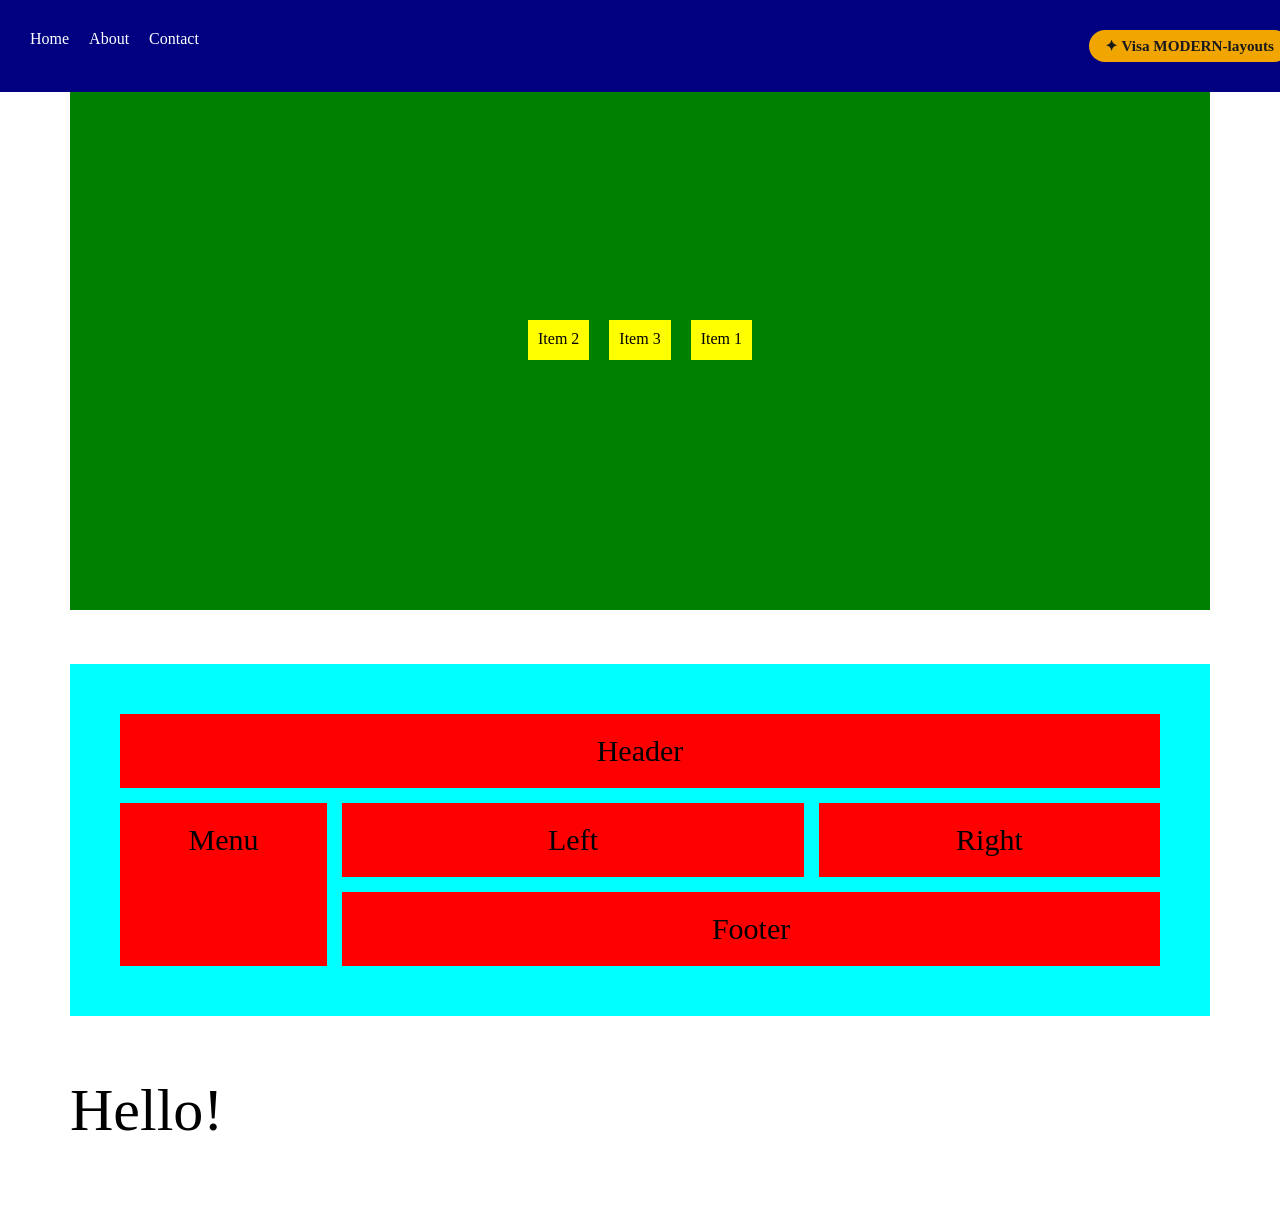
<file: index.html>
<!DOCTYPE html>
<html lang="en">
<head>
    <meta charset="UTF-8">
    <meta http-equiv="X-UA-Compatible" content="IE=edge">
    <meta name="viewport" content="width=device-width, initial-scale=1.0">
    <title>Document</title>
    <link rel="stylesheet" href="main.css">
</head>
<body>

    <nav>
        <div class="navigation-flex-container">
            <div>
                <a href="">
                    Home
                </a>
            </div>
            <div>
                <a href="">
                    About
                </a>
            </div>
            <div>
                <a href="">
                    Contact
                </a>
            </div>
            <div class="nav-cta-wrap">
                <a href="MODERN-layouts/index.html" class="nav-modern-btn">
                    ✦ Visa MODERN-layouts
                </a>
            </div>
        </div>
    </nav>
    
    <main>
        <div class="flex-container">
            <div class="flex-item order-3">
                Item 1
            </div>
            <div class="flex-item order-1">
                Item 2
            </div>
            <div class="flex-item order-2">
                Item 3
            </div>
        </div>
        <br><br><br>
        <div class="grid-container">
            <div class="grid-item-header">Header</div>
            <div class="grid-item-menu">Menu</div>
            <div class="grid-item-left">Left</div>
            <div class="grid-item-right">Right</div>
            <div class="grid-item-footer">Footer</div>
        </div>

        <div class="container">
            <div class="item">
                <p>
                    Hello!
                </p>
            </div>
        </div>
    </main>

    <!--<header>
        <img src="https://upload.wikimedia.org/wikipedia/commons/1/15/Cat_August_2010-4.jpg" class="cat-image">
        <h1>Cat</h1>
    </header>-->

</body>
</html>
</file>
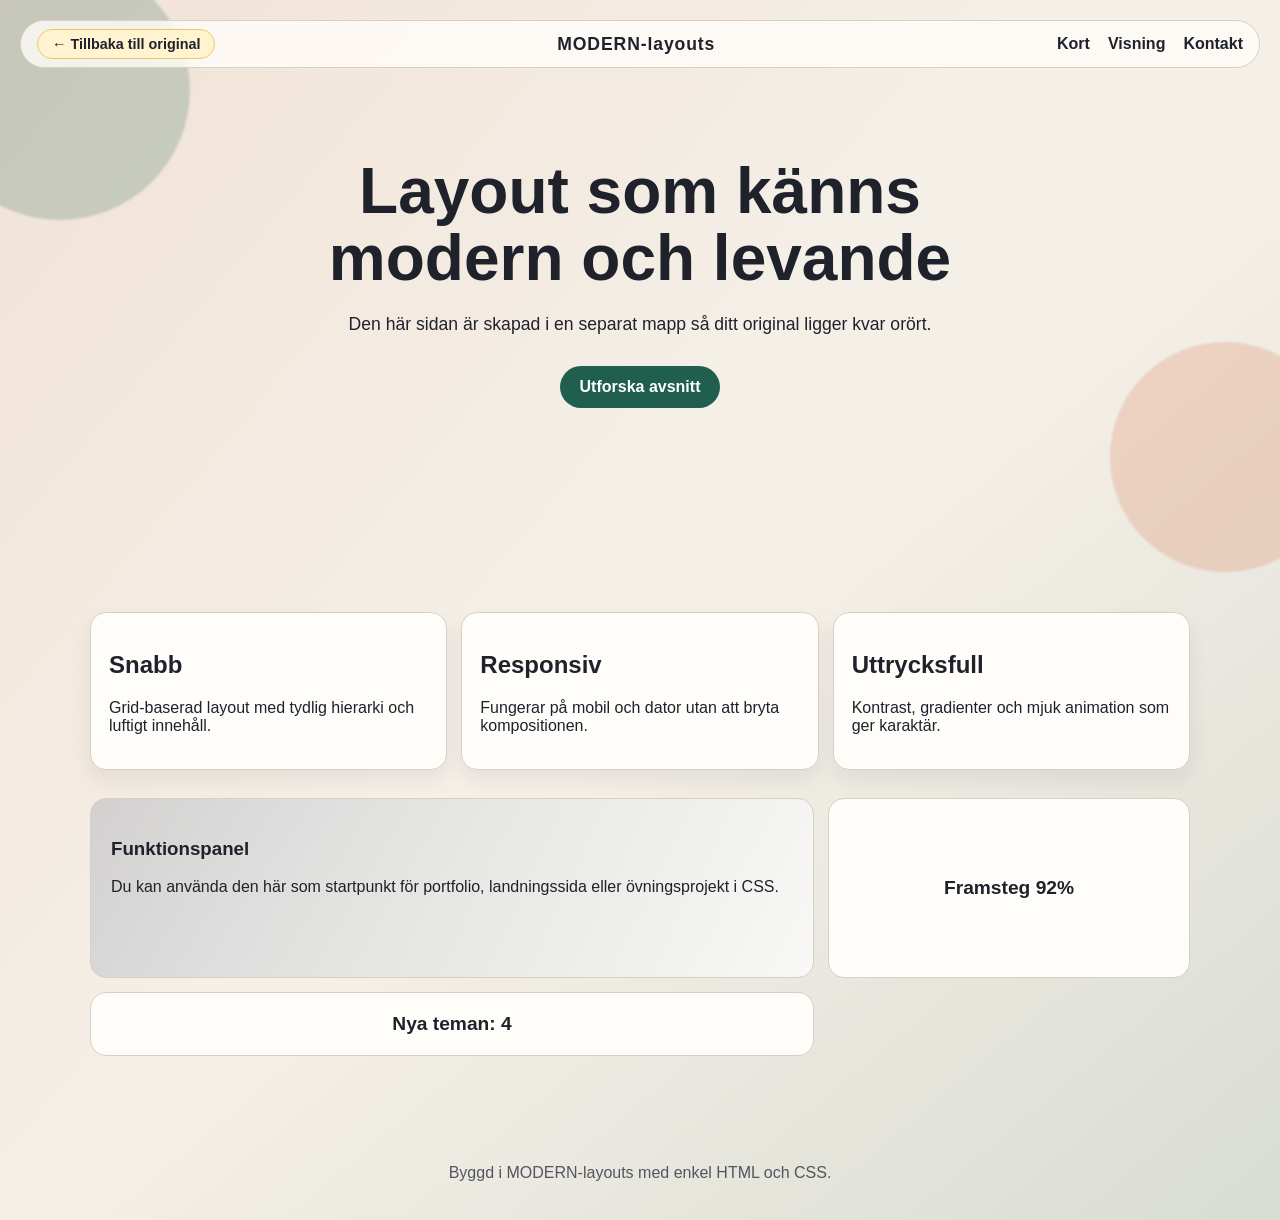
<file: MODERN-layouts/index.html>
<!DOCTYPE html>
<html lang="sv">
<head>
    <meta charset="UTF-8">
    <meta name="viewport" content="width=device-width, initial-scale=1.0">
    <title>MODERN layouter</title>
    <link rel="stylesheet" href="main.css">
</head>
<body>
    <header class="hero">
        <nav class="nav">
            <a href="../index.html" class="back-btn">← Tillbaka till original</a>
            <p class="brand">MODERN-layouts</p>
            <ul>
                <li><a href="#cards">Kort</a></li>
                <li><a href="#showcase">Visning</a></li>
                <li><a href="#contact">Kontakt</a></li>
            </ul>
        </nav>

        <div class="hero-content">
            <h1>Layout som känns modern och levande</h1>
            <p>
                Den här sidan är skapad i en separat mapp så ditt original ligger kvar orört.
            </p>
            <a class="cta" href="#cards">Utforska avsnitt</a>
        </div>
        <div class="blob blob-a" aria-hidden="true"></div>
        <div class="blob blob-b" aria-hidden="true"></div>
    </header>

    <main>
        <section id="cards" class="cards">
            <article class="card">
                <h2>Snabb</h2>
                <p>Grid-baserad layout med tydlig hierarki och luftigt innehåll.</p>
            </article>
            <article class="card">
                <h2>Responsiv</h2>
                <p>Fungerar på mobil och dator utan att bryta kompositionen.</p>
            </article>
            <article class="card">
                <h2>Uttrycksfull</h2>
                <p>Kontrast, gradienter och mjuk animation som ger karaktär.</p>
            </article>
        </section>

        <section id="showcase" class="showcase">
            <div class="panel large">
                <h3>Funktionspanel</h3>
                <p>
                    Du kan använda den här som startpunkt för portfolio, landningssida
                    eller övningsprojekt i CSS.
                </p>
            </div>
            <div class="panel small">Framsteg 92%</div>
            <div class="panel small">Nya teman: 4</div>
        </section>
    </main>

    <footer id="contact">
        <p>Byggd i MODERN-layouts med enkel HTML och CSS.</p>
    </footer>
</body>
</html>
</file>
<file: main.css>
body {
    margin: 0;
}

.nav-cta-wrap {
    margin-left: auto;
}

.nav-modern-btn {
    display: inline-block;
    background: #f0a500;
    color: #1a1a1a !important;
    text-decoration: none !important;
    padding: 7px 16px;
    border-radius: 999px;
    font-weight: 700;
    font-size: 0.95rem;
    transition: background 0.2s;
}

.nav-modern-btn:hover {
    background: #ffc133;
}

main {
    margin: 70px;
}

nav {
    position: fixed;
    top: 0;
    width: 100%;
    background: navy;
    padding: 20px;
    z-index: 1;
}

.navigation-flex-container {
    display: flex;
}

.navigation-flex-container > div {
    padding: 10px;
}

.navigation-flex-container > div > a {
    color: #fff;
    text-decoration: none;
    transition: 3s;
}

.navigation-flex-container > div > a:hover {
    color: #777;
}

.flex-container {
    display: flex;
    background-color: green;
    padding: 20px;
    justify-content: center;
    flex-direction: row;
    height: 500px;
    align-items: center;
}

.flex-container > .flex-item {
    background-color: yellow;
    padding: 10px;
    margin: 10px;
    height: 20px;
}

.order-1 {
    order: 1;
}

.order-2 {
    order: 2;
}

.order-3 {
    order: 3;
}

.grid-item-header {
    grid-area: header;
}

.grid-item-menu {
    grid-area: menu;
}

.grid-item-left {
    grid-area: left;
}

.grid-item-right {
    grid-area: right;
}

.grid-item-footer {
    grid-area: footer;
}

.grid-container {
    display: grid;
    grid-template-areas:
        'header header header header header header'
        'menu left left left right right'
        'menu footer footer footer footer footer';
    gap: 15px;
    background-color: aqua;
    padding: 50px;
}

.grid-container > div {
    background-color: red;
    text-align: center;
    font-size: 30px;
    padding: 20px 0;
}

header {
    display: flex;
    justify-content: center;
    align-items: center;
    height: 50%;
}

.cat-image {
    top: 100px;
    position: absolute;
    z-index: 0;
    width: 100%;
    height: 450px;
    object-fit: cover;
}

h1 {
    font-size: 60px;
    color: #fff;
}

.container > .item > p {
    font-size: 60px;
    transition: 0.1s;
}

.container > .item > p:hover {
    background: red;
    font-size: 120px;
    color: blue;
}
</file>
<file: MODERN-layouts/main.css>
:root {
    --bg: #f4efe7;
    --ink: #1f222b;
    --paper: #fffdf9;
    --line: #d8d0c3;
    --a: #205f4d;
    --b: #d96f43;
    --c: #28456f;
}

* {
    box-sizing: border-box;
}

body {
    margin: 0;
    font-family: "Avenir Next", "Segoe UI", sans-serif;
    color: var(--ink);
    background:
        linear-gradient(130deg, rgba(217, 111, 67, 0.1), transparent 45%),
        linear-gradient(320deg, rgba(32, 95, 77, 0.13), transparent 45%),
        var(--bg);
}

.hero {
    position: relative;
    min-height: 68vh;
    padding: 20px;
    overflow: hidden;
}

.nav {
    display: flex;
    align-items: center;
    justify-content: space-between;
    background: rgba(255, 253, 249, 0.8);
    border: 1px solid var(--line);
    border-radius: 999px;
    padding: 8px 16px;
    backdrop-filter: blur(6px);
    position: relative;
    z-index: 10;
}

.back-btn {
    color: var(--ink);
    text-decoration: none;
    font-weight: 600;
    background: #fff3d0;
    border: 1px solid #e8c96a;
    padding: 6px 14px;
    border-radius: 999px;
    font-size: 0.9rem;
    white-space: nowrap;
    transition: background 0.2s;
}

.back-btn:hover {
    background: #ffe49a;
}

.brand {
    margin: 0;
    font-weight: 700;
    letter-spacing: 0.05em;
}

.nav ul {
    list-style: none;
    display: flex;
    gap: 18px;
    margin: 0;
    padding: 0;
}

.nav a {
    color: var(--ink);
    text-decoration: none;
    font-weight: 600;
}

.hero-content {
    width: min(720px, 100%);
    margin: 90px auto 40px;
    text-align: center;
}

.hero h1 {
    margin: 0;
    font-size: clamp(2rem, 6vw, 4rem);
    line-height: 1.05;
}

.hero p {
    font-size: 1.1rem;
    line-height: 1.6;
}

.cta {
    display: inline-block;
    margin-top: 10px;
    background: var(--a);
    color: #fff;
    text-decoration: none;
    padding: 12px 20px;
    border-radius: 999px;
    font-weight: 700;
}

.blob {
    position: absolute;
    border-radius: 50%;
    filter: blur(1px);
    animation: float 8s ease-in-out infinite;
}

.blob-a {
    width: 260px;
    height: 260px;
    background: rgba(32, 95, 77, 0.2);
    top: -40px;
    left: -70px;
}

.blob-b {
    width: 230px;
    height: 230px;
    background: rgba(217, 111, 67, 0.22);
    right: -60px;
    bottom: 40px;
    animation-delay: 1.2s;
}

.cards {
    width: min(1100px, 100% - 32px);
    margin: 0 auto;
    display: grid;
    gap: 14px;
    grid-template-columns: repeat(auto-fit, minmax(220px, 1fr));
}

.card {
    background: var(--paper);
    border: 1px solid var(--line);
    border-radius: 16px;
    padding: 18px;
    box-shadow: 0 10px 20px rgba(31, 34, 43, 0.07);
    transform: translateY(16px);
    opacity: 0;
    animation: rise 700ms ease forwards;
}

.card:nth-child(2) {
    animation-delay: 120ms;
}

.card:nth-child(3) {
    animation-delay: 220ms;
}

.showcase {
    width: min(1100px, 100% - 32px);
    margin: 28px auto 70px;
    display: grid;
    gap: 14px;
    grid-template-columns: 2fr 1fr;
}

.panel {
    background: var(--paper);
    border: 1px solid var(--line);
    border-radius: 16px;
    padding: 20px;
}

.large {
    min-height: 180px;
    background: linear-gradient(120deg, rgba(40, 69, 111, 0.16), rgba(255, 255, 255, 0.7));
}

.small {
    display: grid;
    place-items: center;
    font-weight: 700;
    font-size: 1.2rem;
}

footer {
    text-align: center;
    padding: 22px;
    color: #53555f;
}

@keyframes float {
    0%,
    100% {
        transform: translateY(0);
    }
    50% {
        transform: translateY(-14px);
    }
}

@keyframes rise {
    to {
        transform: translateY(0);
        opacity: 1;
    }
}

@media (max-width: 760px) {
    .nav {
        border-radius: 18px;
        flex-direction: column;
        gap: 8px;
    }

    .showcase {
        grid-template-columns: 1fr;
    }
}
</file>
